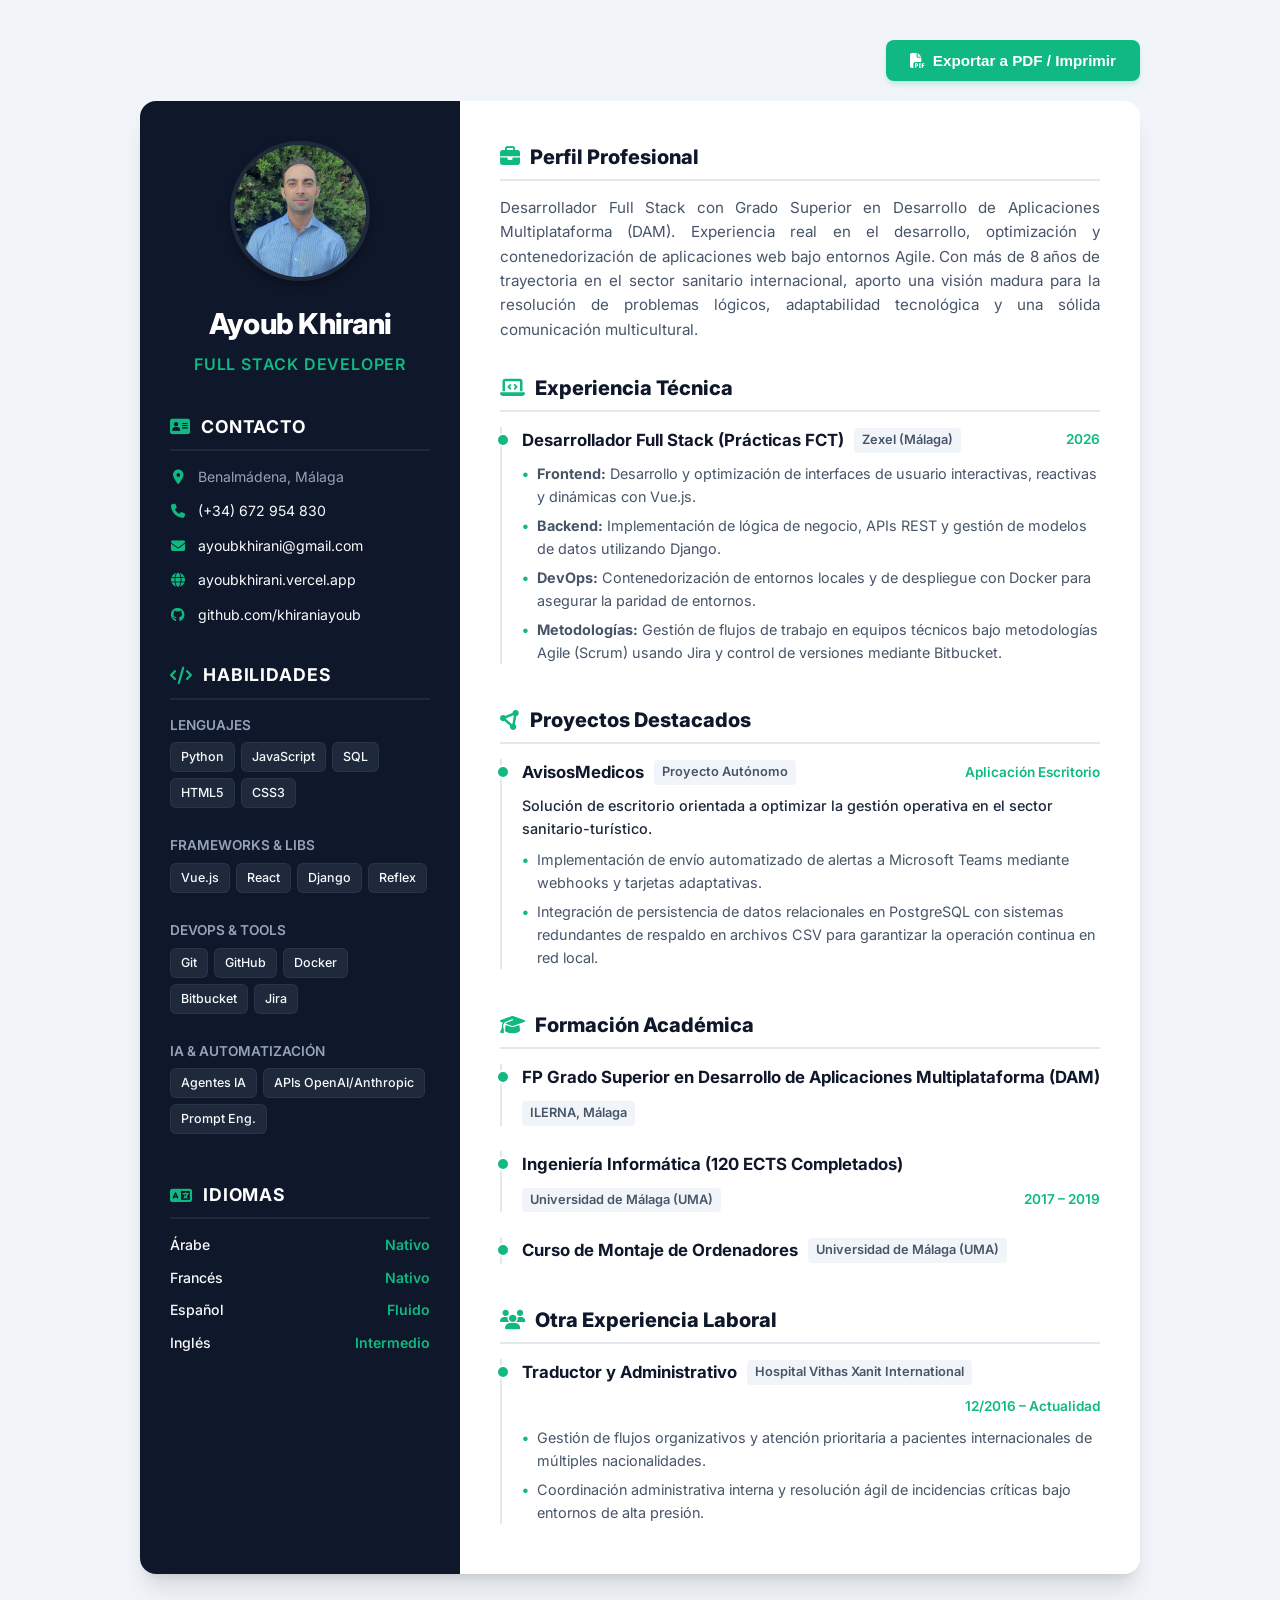
<file: cv/index.html>
<!DOCTYPE html>
<html lang="es">

<head>
  <meta charset="UTF-8">
  <meta name="viewport" content="width=device-width, initial-scale=1.0">
  <title>Ayoub Khirani | Full Stack Developer</title>
  <!-- Google Fonts: Inter -->
  <link rel="preconnect" href="https://fonts.googleapis.com">
  <link rel="preconnect" href="https://fonts.gstatic.com" crossorigin>
  <link href="https://fonts.googleapis.com/css2?family=Inter:wght@300;400;500;600;700;800&display=swap"
    rel="stylesheet">
  <!-- FontAwesome para iconos modernos -->
  <link rel="stylesheet" href="https://cdnjs.cloudflare.com/ajax/libs/font-awesome/6.4.0/css/all.min.css">
  <link rel="stylesheet" href="styles.css">
</head>

<body>

  <!-- Botones de Acción (se ocultan en el PDF de manera automática) -->
  <div class="action-buttons">
    <button onclick="window.print()" class="btn-print">
      <i class="fa-solid fa-file-pdf"></i> <span data-translate="btn_print">Exportar a PDF / Imprimir</span>
    </button>
  </div>

  <div class="cv-container">

    <!-- COLUMNA IZQUIERDA (Sidebar) -->
    <aside class="cv-sidebar">
      <div class="profile-header">
        <div class="profile-avatar">
          <img src="../portrait.webp" alt="Ayoub Khirani" class="profile-img">
        </div>
        <h1>Ayoub Khirani</h1>
        <p class="subtitle">Full Stack Developer</p>
      </div>

      <!-- Contacto -->
      <section class="sidebar-section">
        <h3 class="section-title"><i class="fa-solid fa-address-card"></i> <span
            data-translate="contact_title">Contacto</span></h3>
        <ul class="contact-list">
          <li>
            <i class="fa-solid fa-location-dot"></i>
            <span>Benalmádena, Málaga</span>
          </li>
          <li>
            <i class="fa-solid fa-phone"></i>
            <a href="tel:+34672954830">(+34) 672 954 830</a>
          </li>
          <li>
            <i class="fa-solid fa-envelope"></i>
            <a href="mailto:ayoubkhirani@gmail.com">ayoubkhirani@gmail.com</a>
          </li>
          <li>
            <i class="fa-solid fa-globe"></i>
            <a href="https://ayoubkhirani.vercel.app" target="_blank">ayoubkhirani.vercel.app</a>
          </li>
          <li>
            <i class="fa-brands fa-github"></i>
            <a href="https://github.com/khiraniayoub" target="_blank">github.com/khiraniayoub</a>
          </li>
        </ul>
      </section>

      <!-- Habilidades Técnicas -->
      <section class="sidebar-section">
        <h3 class="section-title"><i class="fa-solid fa-code"></i> <span
            data-translate="skills_title">Habilidades</span></h3>

        <div class="skill-group">
          <h4 data-translate="skills_languages">Lenguajes</h4>
          <div class="tags">
            <span class="tag">Python</span>
            <span class="tag">JavaScript</span>
            <span class="tag">SQL</span>
            <span class="tag">HTML5</span>
            <span class="tag">CSS3</span>
          </div>
        </div>

        <div class="skill-group">
          <h4 data-translate="skills_frameworks">Frameworks & Libs</h4>
          <div class="tags">
            <span class="tag">Vue.js</span>
            <span class="tag">React</span>
            <span class="tag">Django</span>
            <span class="tag">Reflex</span>
          </div>
        </div>

        <div class="skill-group">
          <h4 data-translate="skills_devops">DevOps & Tools</h4>
          <div class="tags">
            <span class="tag">Git</span>
            <span class="tag">GitHub</span>
            <span class="tag">Docker</span>
            <span class="tag">Bitbucket</span>
            <span class="tag">Jira</span>

          </div>
        </div>

        <div class="skill-group">
          <h4 data-translate="skills_ai">IA & Automatización</h4>
          <div class="tags">
            <span class="tag">Agentes IA</span>
            <span class="tag">APIs OpenAI/Anthropic</span>
            <span class="tag">Prompt Eng.</span>
          </div>
        </div>
      </section>

      <!-- Competencias & Idiomas -->
      <section class="sidebar-section">
        <h3 class="section-title"><i class="fa-solid fa-language"></i> <span data-translate="langs_title">Idiomas</span>
        </h3>
        <div class="languages">
          <div class="lang-item">
            <span class="lang-name" data-translate="lang_ar">Árabe</span>
            <span class="lang-level" data-translate="level_native">Nativo</span>
          </div>
          <div class="lang-item">
            <span class="lang-name" data-translate="lang_fr">Francés</span>
            <span class="lang-level" data-translate="level_native">Nativo</span>
          </div>
          <div class="lang-item">
            <span class="lang-name" data-translate="lang_es">Español</span>
            <span class="lang-level" data-translate="level_fluent">Fluido</span>
          </div>
          <div class="lang-item">
            <span class="lang-name" data-translate="lang_en">Inglés</span>
            <span class="lang-level" data-translate="level_intermediate">Intermedio</span>
          </div>
        </div>
      </section>

    </aside>

    <!-- COLUMNA DERECHA (Contenido Principal) -->
    <main class="cv-main">

      <!-- Perfil Profesional -->
      <section class="main-section">
        <h2 class="main-section-title"><i class="fa-solid fa-briefcase"></i> <span data-translate="profile_title">Perfil
            Profesional</span></h2>
        <p class="profile-text" data-translate="profile_text">
          Desarrollador Full Stack con Grado Superior en Desarrollo de Aplicaciones Multiplataforma (DAM). Experiencia
          real en el desarrollo, optimización y contenedorización de aplicaciones web bajo entornos Agile. Con más de 8
          años de trayectoria en el sector sanitario internacional, aporto una visión madura para la resolución de
          problemas lógicos, adaptabilidad tecnológica y una sólida comunicación multicultural.
        </p>
      </section>

      <!-- Experiencia Técnica -->
      <section class="main-section">
        <h2 class="main-section-title"><i class="fa-solid fa-laptop-code"></i> <span
            data-translate="tech_title">Experiencia Técnica</span></h2>

        <div class="timeline-item">
          <div class="timeline-header">
            <h3 data-translate="job_title_fct">Desarrollador Full Stack (Prácticas FCT)</h3>
            <span class="company-tag" data-translate="company_zexel">Zexel (Málaga)</span>
            <span class="date-tag" data-translate="date_2026">2026</span>
          </div>
          <ul class="experience-details">
            <li data-translate="exp_zexel_1"><strong>Frontend:</strong> Desarrollo y optimización de interfaces de
              usuario interactivas, reactivas y dinámicas con Vue.js.</li>
            <li data-translate="exp_zexel_2"><strong>Backend:</strong> Implementación de lógica de negocio, APIs REST y
              gestión de modelos de datos utilizando Django.</li>
            <li data-translate="exp_zexel_3"><strong>DevOps:</strong> Contenedorización de entornos locales y de
              despliegue con Docker para asegurar la paridad de entornos.</li>
            <li data-translate="exp_zexel_4"><strong>Metodologías:</strong> Gestión de flujos de trabajo en equipos
              técnicos bajo metodologías Agile (Scrum) usando Jira y control de versiones mediante Bitbucket.</li>
          </ul>
        </div>
      </section>

      <!-- Proyectos Destacados -->
      <section class="main-section">
        <h2 class="main-section-title"><i class="fa-solid fa-circle-nodes"></i> <span
            data-translate="projects_title">Proyectos Destacados</span></h2>

        <div class="timeline-item">
          <div class="timeline-header">
            <h3>AvisosMedicos</h3>
            <span class="company-tag" data-translate="project_self">Proyecto Autónomo</span>
            <span class="date-tag" data-translate="project_desktop">Aplicación Escritorio</span>
          </div>
          <p class="project-desc" data-translate="proj_desc_avisos">
            Solución de escritorio orientada a optimizar la gestión operativa en el sector sanitario-turístico.
          </p>
          <ul class="experience-details">
            <li data-translate="proj_details_avisos_1">Implementación de envío automatizado de alertas a Microsoft Teams
              mediante webhooks y tarjetas adaptativas.</li>
            <li data-translate="proj_details_avisos_2">Integración de persistencia de datos relacionales en PostgreSQL
              con sistemas redundantes de respaldo en archivos CSV para garantizar la operación continua en red local.
            </li>
          </ul>
        </div>
      </section>

      <!-- Formación Académica -->
      <section class="main-section">
        <h2 class="main-section-title"><i class="fa-solid fa-graduation-cap"></i> <span
            data-translate="education_title">Formación Académica</span></h2>

        <div class="education-item">
          <div class="timeline-header">
            <h3 data-translate="edu_dam">FP Grado Superior en Desarrollo de Aplicaciones Multiplataforma (DAM)</h3>
            <span class="company-tag" data-translate="edu_dam_sub">ILERNA, Málaga</span>
          </div>
        </div>

        <div class="education-item">
          <div class="timeline-header">
            <h3 data-translate="edu_eng">Ingeniería Informática (120 ECTS Completados)</h3>
            <span class="company-tag" data-translate="edu_eng_sub">Universidad de Málaga (UMA)</span>
            <span class="date-tag">2017 – 2019</span>
          </div>
        </div>

        <div class="education-item">
          <div class="timeline-header">
            <h3 data-translate="edu_pc">Curso de Montaje de Ordenadores</h3>
            <span class="company-tag" data-translate="edu_pc_sub">Universidad de Málaga (UMA)</span>
          </div>
        </div>
      </section>

      <!-- Otra Experiencia -->
      <section class="main-section">
        <h2 class="main-section-title"><i class="fa-solid fa-users"></i> <span data-translate="other_exp_title">Otra
            Experiencia Laboral</span></h2>

        <div class="timeline-item">
          <div class="timeline-header">
            <h3 data-translate="job_translator">Traductor y Administrativo</h3>
            <span class="company-tag" data-translate="company_vithas">Hospital Vithas Xanit International</span>
            <span class="date-tag" data-translate="date_translator">12/2016 – Actualidad</span>
          </div>
          <ul class="experience-details">
            <li data-translate="exp_translator_1">Gestión de flujos organizativos y atención prioritaria a pacientes
              internacionales de múltiples nacionalidades.</li>
            <li data-translate="exp_translator_2">Coordinación administrativa interna y resolución ágil de incidencias
              críticas bajo entornos de alta presión.</li>
          </ul>
        </div>
      </section>

    </main>

  </div>

  <script>
    const cvTranslations = {
      es: {
        btn_print: "Exportar a PDF / Imprimir",
        contact_title: "Contacto",
        skills_title: "Habilidades",
        skills_languages: "Lenguajes",
        skills_frameworks: "Frameworks & Libs",
        skills_devops: "DevOps & Tools",
        skills_ai: "IA & Automatización",
        langs_title: "Idiomas",
        lang_ar: "Árabe",
        lang_fr: "Francés",
        lang_es: "Español",
        lang_en: "Inglés",
        level_native: "Nativo",
        level_fluent: "Fluido",
        level_intermediate: "Intermedio",
        profile_title: "Perfil Profesional",
        profile_text: "Desarrollador Full Stack con Grado Superior en Desarrollo de Aplicaciones Multiplataforma (DAM). Experiencia real en el desarrollo, optimización y contenedorización de aplicaciones web bajo entornos Agile. Con más de 8 años de trayectoria en el sector sanitario internacional, aporto una visión madura para la resolución de problemas lógicos, adaptabilidad tecnológica y una sólida comunicación multicultural.",
        tech_title: "Experiencia Técnica",
        job_title_fct: "Desarrollador Full Stack (Prácticas FCT)",
        company_zexel: "Zexel (Málaga)",
        date_2026: "2026",
        exp_zexel_1: "<strong>Frontend:</strong> Desarrollo y optimización de interfaces de usuario interactivas, reactivas y dinámicas con Vue.js.",
        exp_zexel_2: "<strong>Backend:</strong> Implementación de lógica de negocio, APIs REST y gestión de modelos de datos utilizando Django.",
        exp_zexel_3: "<strong>DevOps:</strong> Contenedorización de entornos locales y de despliegue con Docker para asegurar la paridad de entornos.",
        exp_zexel_4: "<strong>Metodologías:</strong> Gestión de flujos de trabajo en equipos técnicos bajo metodologías Agile (Scrum) usando Jira y control de versiones mediante Bitbucket.",
        projects_title: "Proyectos Destacados",
        project_self: "Proyecto Autónomo",
        project_desktop: "Aplicación Escritorio",
        proj_desc_avisos: "Solución de escritorio orientada a optimizar la gestión operativa en el sector sanitario-turístico.",
        proj_details_avisos_1: "Implementación de envío automatizado de alertas a Microsoft Teams mediante webhooks y tarjetas adaptativas.",
        proj_details_avisos_2: "Integración de persistencia de datos relacionales en PostgreSQL con sistemas redundantes de respaldo en archivos CSV para garantizar la operación continua en red local.",
        education_title: "Formación Académica",
        edu_dam: "FP Grado Superior en Desarrollo de Aplicaciones Multiplataforma (DAM)",
        edu_dam_sub: "ILERNA, Málaga",
        edu_eng: "Ingeniería Informática (120 ECTS Completados)",
        edu_eng_sub: "Universidad de Málaga (UMA)",
        edu_pc: "Curso de Montaje de Ordenadores",
        edu_pc_sub: "Universidad de Málaga (UMA)",
        other_exp_title: "Otra Experiencia Laboral",
        job_translator: "Traductor y Administrativo",
        company_vithas: "Hospital Vithas Xanit International",
        date_translator: "12/2016 – Actualidad",
        exp_translator_1: "Gestión de flujos organizativos y atención prioritaria a pacientes internacionales de múltiples nacionalidades.",
        exp_translator_2: "Coordinación administrativa interna y resolución ágil de incidencias críticas bajo entornos de alta presión."
      },
      en: {
        btn_print: "Export to PDF / Print",
        contact_title: "Contact",
        skills_title: "Skills",
        skills_languages: "Languages",
        skills_frameworks: "Frameworks & Libs",
        skills_devops: "DevOps & Tools",
        skills_ai: "AI & Automation",
        langs_title: "Languages",
        lang_ar: "Arabic",
        lang_fr: "French",
        lang_es: "Spanish",
        lang_en: "English",
        level_native: "Native",
        level_fluent: "Fluent",
        level_intermediate: "Intermediate",
        profile_title: "Professional Profile",
        profile_text: "Full Stack Developer with a Higher Degree in Multi-platform Applications Development (DAM). Real experience in developing, optimizing, and containerizing web applications under Agile environments. With over 8 years of experience in the international healthcare sector, I bring a mature perspective to logical problem-solving, technological adaptability, and solid multicultural communication.",
        tech_title: "Technical Experience",
        job_title_fct: "Full Stack Developer (Internship)",
        company_zexel: "Zexel (Málaga)",
        date_2026: "2026",
        exp_zexel_1: "<strong>Frontend:</strong> Development and optimization of interactive, reactive, and dynamic user interfaces with Vue.js.",
        exp_zexel_2: "<strong>Backend:</strong> Implementation of business logic, REST APIs, and data model management using Django.",
        exp_zexel_3: "<strong>DevOps:</strong> Containerization of local and deployment environments with Docker to ensure environment parity.",
        exp_zexel_4: "<strong>Methodologies:</strong> Workflow management in technical teams under Agile (Scrum) methodologies using Jira and version control with Bitbucket.",
        projects_title: "Featured Projects",
        project_self: "Independent Project",
        project_desktop: "Desktop Application",
        proj_desc_avisos: "Desktop solution aimed at optimizing operational management in the healthcare-tourism sector.",
        proj_details_avisos_1: "Implementation of automated alert sending to Microsoft Teams using webhooks and adaptive cards.",
        proj_details_avisos_2: "Integration of relational data persistence in PostgreSQL with redundant backup systems in CSV files to ensure continuous operation in a local network.",
        education_title: "Education",
        edu_dam: "Higher Vocational Training in Multi-platform Applications Development (DAM)",
        edu_dam_sub: "ILERNA, Málaga",
        edu_eng: "Computer Engineering (120 ECTS Credits Completed)",
        edu_eng_sub: "University of Málaga (UMA)",
        edu_pc: "Computer Assembly Course",
        edu_pc_sub: "University of Málaga (UMA)",
        other_exp_title: "Other Work Experience",
        job_translator: "Translator and Administrative Assistant",
        company_vithas: "Hospital Vithas Xanit International",
        date_translator: "12/2016 – Present",
        exp_translator_1: "Management of organizational flows and priority care for international patients of multiple nationalities.",
        exp_translator_2: "Internal administrative coordination and agile resolution of critical incidents under high-pressure environments."
      },
      fr: {
        btn_print: "Exporter en PDF / Imprimer",
        contact_title: "Contact",
        skills_title: "Compétences",
        skills_languages: "Langages",
        skills_frameworks: "Frameworks & Libs",
        skills_devops: "DevOps & Outils",
        skills_ai: "IA & Automatisation",
        langs_title: "Langues",
        lang_ar: "Arabe",
        lang_fr: "Français",
        lang_es: "Espagnol",
        lang_en: "Anglais",
        level_native: "Maternel",
        level_fluent: "Courant",
        level_intermediate: "Intermédiaire",
        profile_title: "Profil Professionnel",
        profile_text: "Développeur Full Stack diplômé d'un brevet supérieur en Développement d'Applications Multiplateformes (DAM). Expérience réelle dans le développement, l'optimisation et la conteneurisation d'applications web dans des environnements Agile. Fort de plus de 8 ans d'expérience dans le secteur de la santé internationale, j'apporte une vision mature pour la résolution de problèmes logiques, l'adaptabilité technologique et une communication multiculturelle solide.",
        tech_title: "Expérience Technique",
        job_title_fct: "Développeur Full Stack (Stage)",
        company_zexel: "Zexel (Málaga)",
        date_2026: "2026",
        exp_zexel_1: "<strong>Frontend :</strong> Développement et optimisation d'interfaces utilisateur interactives, réactives y dynamiques avec Vue.js.",
        exp_zexel_2: "<strong>Backend :</strong> Implémentation de la logique métier, APIs REST et gestion des modèles de données avec Django.",
        exp_zexel_3: "<strong>DevOps :</strong> Conteneurisation des environnements locaux et de déploiement avec Docker pour assurer la parité des environnements.",
        exp_zexel_4: "<strong>Méthodologies :</strong> Gestion des flux de travail au sein d'équipes techniques selon les méthodologies Agile (Scrum) via Jira et contrôle de version avec Bitbucket.",
        projects_title: "Projets Sélectionnés",
        project_self: "Projet Autonome",
        project_desktop: "Application de Bureau",
        proj_desc_avisos: "Solution de bureau orientée vers l'optimisation de la gestion opérationnelle dans le secteur de la santé et du tourisme.",
        proj_details_avisos_1: "Implémentation d'envoi automatique d'alertes à Microsoft Teams via webhooks et cartes adaptatives.",
        proj_details_avisos_2: "Intégration de la persistance de données relationnelles dans PostgreSQL avec sauvegarde redondante en fichiers CSV pour garantir le fonctionnement continu en réseau local.",
        education_title: "Formation Académique",
        edu_dam: "Brevet de Technicien Supérieur en Développement d'Applications Multiplateformes (DAM)",
        edu_dam_sub: "ILERNA, Málaga",
        edu_eng: "Ingénierie Informatique (120 ECTS Validés)",
        edu_eng_sub: "Université de Málaga (UMA)",
        edu_pc: "Cours d'Assemblage d'Ordinateurs",
        edu_pc_sub: "Université de Málaga (UMA)",
        other_exp_title: "Autre Expérience Professionnelle",
        job_translator: "Traducteur et Administratif",
        company_vithas: "Hospital Vithas Xanit International",
        date_translator: "12/2016 – Présent",
        exp_translator_1: "Gestion des flux organisationnels et prise en charge prioritaire des patients internationaux de diverses nationalités.",
        exp_translator_2: "Coordination administrative interne et résolution rapide des incidents critiques dans des environnements sous haute pression."
      },
      ar: {
        btn_print: "تصدير إلى PDF / طباعة",
        contact_title: "الاتصال",
        skills_title: "المهارات",
        skills_languages: "اللغات البرمجية",
        skills_frameworks: "أطر العمل والمكتبات",
        skills_devops: "DevOps والأدوات",
        skills_ai: "الذكاء الاصطناعي والأتمتة",
        langs_title: "اللغات",
        lang_ar: "العربية",
        lang_fr: "الفرنسية",
        lang_es: "الإسبانية",
        lang_en: "الإنجليزية",
        level_native: "اللغة الأم",
        level_fluent: "طليق",
        level_intermediate: "متوسط",
        profile_title: "الملف الشخصي المهني",
        profile_text: "مطور ويب متكامل (Full Stack) حاصل على شهادة تقني عالي في تطوير التطبيقات متعددة المنصات (DAM). خبرة عملية في تطوير وتحسين وحوسبة تطبيقات الويب في بيئات عمل مرنة (Agile). مع مسيرة مهنية تمتد لأكثر من 8 سنوات في قطاع الصحة الدولي، أقدم رؤية ناضجة لحل المشكلات المنطقية، والتكيف التكنولوجي، والتواصل القوي متعدد الثقافات.",
        tech_title: "الخبرة التقنية",
        job_title_fct: "مطور ويب متكامل (تدريب عملي)",
        company_zexel: "Zexel (مالقة)",
        date_2026: "2026",
        exp_zexel_1: "<strong>الواجهة الأمامية:</strong> تطوير وتحسين واجهات مستخدم تفاعلية وديناميكية باستخدام Vue.js.",
        exp_zexel_2: "<strong>الواجهة الخلفية:</strong> بناء منطق العمل، وواجهات برمجة التطبيقات (APIs REST) وإدارة نماذج البيانات باستخدام Django.",
        exp_zexel_3: "<strong>DevOps:</strong> حاويات بيئات التطوير المحلية والإنتاجية باستخدام Docker لضمان توافق البيئات.",
        exp_zexel_4: "<strong>منهجيات العمل:</strong> إدارة تدفق العمل في الفرق التقنية تحت منهجيات Agile (Scrum) باستخدام Jira وإدارة النسخ باستخدام Bitbucket.",
        projects_title: "المشاريع المميزة",
        project_self: "مشروع مستقل",
        project_desktop: "تطبيق سطح المكتب",
        proj_desc_avisos: "حل مكتبي يهدف إلى تحسين الإدارة التشغيلية في قطاع السياحة العلاجية.",
        proj_details_avisos_1: "إرسال تنبيهات تلقائية إلى قنوات Microsoft Teams عبر الويب هوكس والبطاقات التكيفية.",
        proj_details_avisos_2: "تكامل قواعد البيانات العلائقية في PostgreSQL مع نظام نسخ احتياطي متكرر في ملفات CSV لضمان استمرارية التشغيل بالشبكة المحلية.",
        education_title: "التعليم والتدريب",
        edu_dam: "دبلوم عالي في تطوير التطبيقات متعددة المنصات (DAM)",
        edu_dam_sub: "ILERNA، مالقة",
        edu_eng: "الهندسة المعلوماتية (أنجزت 120 ECTS)",
        edu_eng_sub: "جامعة مالقة (UMA)",
        edu_pc: "دورة تركيب الحواسيب",
        edu_pc_sub: "جامعة مالقة (UMA)",
        other_exp_title: "خبرات مهنية أخرى",
        job_translator: "مترجم وإداري",
        company_vithas: "مستشفى Vithas Xanit الدولي",
        date_translator: "12/2016 – الآن",
        exp_translator_1: "إدارة التدفقات التنظيمية والرعاية ذات الأولوية للمرضى الدوليين من جنسيات متعددة.",
        exp_translator_2: "التنسيق الإداري الداخلي والحل السريع للمشاكل الطارئة في بيئات العمل عالية الضغط."
      }
    };

    function applyCVLanguage() {
      const activeLang = localStorage.getItem("portfolio-lang") || "es";
      document.documentElement.setAttribute("lang", activeLang);

      if (activeLang === "ar") {
        document.documentElement.setAttribute("dir", "rtl");
      } else {
        document.documentElement.setAttribute("dir", "ltr");
      }

      const translateElements = document.querySelectorAll("[data-translate]");
      translateElements.forEach(el => {
        const key = el.getAttribute("data-translate");
        if (cvTranslations[activeLang] && cvTranslations[activeLang][key]) {
          el.innerHTML = cvTranslations[activeLang][key];
        }
      });
    }

    // Escuchar si cambia en localStorage en tiempo real (por si se cambia de idioma en la pestaña del portfolio)
    window.addEventListener("storage", (e) => {
      if (e.key === "portfolio-lang") {
        applyCVLanguage();
      }
    });

    // Aplicar al cargar
    document.addEventListener("DOMContentLoaded", applyCVLanguage);
  </script>
</body>

</html>
</file>
<file: cv/styles.css>
/* ==========================================
   SISTEMA DE DISEÑO & ESTILOS GLOBALES
========================================== */
:root {
  --primary-color: #0f172a;    /* Slate 900 - Fondo oscuro principal */
  --secondary-color: #1e293b;  /* Slate 800 - Fondo tarjetas/sidebar */
  --accent-color: #10b981;     /* Emerald 500 - Detalles y acentos */
  --accent-light: #d1fae5;     /* Emerald 100 - Tags y badges */
  --text-primary: #1e293b;     /* Slate 800 - Texto principal cuerpo */
  --text-secondary: #475569;   /* Slate 600 - Descripciones */
  --text-light: #f8fafc;        /* Slate 50 - Texto en fondos oscuros */
  --text-muted: #94a3b8;       /* Slate 400 - Detalles en fondos oscuros */
  --border-color: #e2e8f0;     /* Slate 200 - Bordes claros */
  --sidebar-width: 320px;
}

* {
  box-sizing: border-box;
  margin: 0;
  padding: 0;
}

body {
  font-family: 'Inter', -apple-system, BlinkMacSystemFont, "Segoe UI", Roboto, sans-serif;
  color: var(--text-primary);
  background-color: #f1f5f9;
  line-height: 1.6;
  -webkit-font-smoothing: antialiased;
  padding: 40px 20px;
}

/* Botón flotante para impresión */
.action-buttons {
  max-width: 1000px;
  margin: 0 auto 20px auto;
  display: flex;
  justify-content: flex-end;
}

.btn-print {
  background-color: var(--accent-color);
  color: white;
  border: none;
  padding: 12px 24px;
  font-size: 0.95rem;
  font-weight: 600;
  border-radius: 8px;
  cursor: pointer;
  box-shadow: 0 4px 6px -1px rgba(16, 185, 129, 0.2), 0 2px 4px -2px rgba(16, 185, 129, 0.1);
  transition: all 0.2s ease;
  display: flex;
  align-items: center;
  gap: 8px;
}

.btn-print:hover {
  transform: translateY(-2px);
  background-color: #059669;
  box-shadow: 0 10px 15px -3px rgba(16, 185, 129, 0.3);
}

/* Contenedor Principal (Hoja A4 / Layout Flex) */
.cv-container {
  max-width: 1000px;
  margin: 0 auto;
  background: white;
  border-radius: 16px;
  box-shadow: 0 20px 25px -5px rgba(0, 0, 0, 0.1), 0 8px 10px -6px rgba(0, 0, 0, 0.1);
  display: flex;
  overflow: hidden;
  min-height: 297mm; /* Proporción A4 */
}

/* ==========================================
   COLUMNA IZQUIERDA: SIDEBAR (Oscuro)
========================================== */
.cv-sidebar {
  width: var(--sidebar-width);
  background-color: var(--primary-color);
  color: var(--text-light);
  padding: 40px 30px;
  display: flex;
  flex-direction: column;
  gap: 35px;
  flex-shrink: 0;
}

.profile-header {
  text-align: center;
}

.profile-avatar {
  margin-bottom: 20px;
  display: flex;
  justify-content: center;
  align-items: center;
}

.profile-img {
  width: 140px;
  height: 140px;
  border-radius: 50%;
  object-fit: cover;
  border: 4px solid var(--secondary-color);
  box-shadow: 0 4px 10px rgba(0, 0, 0, 0.3);
  transition: transform 0.3s ease, border-color 0.3s ease;
}

.profile-img:hover {
  transform: scale(1.05);
  border-color: var(--accent-color);
}

.profile-header h1 {
  font-size: 1.8rem;
  font-weight: 800;
  letter-spacing: -0.025em;
  margin-bottom: 5px;
  color: white;
}

.profile-header .subtitle {
  font-size: 1rem;
  color: var(--accent-color);
  font-weight: 600;
  text-transform: uppercase;
  letter-spacing: 0.05em;
}

.sidebar-section {
  display: flex;
  flex-direction: column;
  gap: 15px;
}

.section-title {
  font-size: 1.1rem;
  font-weight: 700;
  text-transform: uppercase;
  letter-spacing: 0.05em;
  border-bottom: 2px solid var(--secondary-color);
  padding-bottom: 8px;
  color: white;
  display: flex;
  align-items: center;
  gap: 10px;
}

.section-title i {
  color: var(--accent-color);
}

/* Lista de Contacto */
.contact-list {
  list-style: none;
  display: flex;
  flex-direction: column;
  gap: 12px;
}

.contact-list li {
  display: flex;
  align-items: flex-start;
  gap: 12px;
  font-size: 0.88rem;
  color: var(--text-muted);
}

.contact-list li i {
  color: var(--accent-color);
  width: 16px;
  margin-top: 4px;
  text-align: center;
}

.contact-list a {
  color: var(--text-light);
  text-decoration: none;
  transition: color 0.2s ease;
}

.contact-list a:hover {
  color: var(--accent-color);
}

/* Skills Tags */
.skill-group {
  margin-bottom: 12px;
}

.skill-group h4 {
  font-size: 0.85rem;
  color: var(--text-muted);
  text-transform: uppercase;
  margin-bottom: 6px;
  font-weight: 600;
}

.tags {
  display: flex;
  flex-wrap: wrap;
  gap: 6px;
}

.tag {
  background-color: var(--secondary-color);
  color: var(--text-light);
  font-size: 0.78rem;
  padding: 4px 10px;
  border-radius: 6px;
  font-weight: 500;
  border: 1px solid rgba(255, 255, 255, 0.05);
  transition: all 0.2s ease;
}

.tag:hover {
  background-color: var(--accent-color);
  color: var(--primary-color);
  font-weight: 600;
}

/* Idiomas */
.languages {
  display: flex;
  flex-direction: column;
  gap: 10px;
}

.lang-item {
  display: flex;
  justify-content: space-between;
  font-size: 0.88rem;
}

.lang-name {
  font-weight: 500;
  color: var(--text-light);
}

.lang-level {
  color: var(--accent-color);
  font-weight: 600;
}

/* ==========================================
   COLUMNA DERECHA: MAIN CONTENT (Claro)
========================================== */
.cv-main {
  flex-grow: 1;
  padding: 40px;
  display: flex;
  flex-direction: column;
  gap: 30px;
  background-color: white;
}

.main-section {
  display: flex;
  flex-direction: column;
  gap: 15px;
}

.main-section-title {
  font-size: 1.25rem;
  font-weight: 800;
  color: var(--primary-color);
  border-bottom: 2px solid var(--border-color);
  padding-bottom: 6px;
  display: flex;
  align-items: center;
  gap: 10px;
}

.main-section-title i {
  color: var(--accent-color);
}

.profile-text {
  font-size: 0.95rem;
  color: var(--text-secondary);
  text-align: justify;
}

/* Timeline e ítems de experiencia */
.timeline-item, .education-item {
  display: flex;
  flex-direction: column;
  gap: 8px;
  position: relative;
  padding-left: 20px;
  border-left: 2px solid var(--border-color);
  margin-bottom: 10px;
}

.timeline-item::before, .education-item::before {
  content: "";
  position: absolute;
  left: -6px;
  top: 6px;
  width: 10px;
  height: 10px;
  border-radius: 50%;
  background-color: var(--accent-color);
  border: 2px solid white;
  transition: transform 0.2s ease;
}

.timeline-item:hover::before, .education-item:hover::before {
  transform: scale(1.3);
}

.timeline-header {
  display: flex;
  flex-wrap: wrap;
  align-items: center;
  gap: 10px;
}

.timeline-header h3 {
  font-size: 1.05rem;
  font-weight: 700;
  color: var(--primary-color);
  margin: 0;
}

.company-tag {
  background-color: #f1f5f9;
  color: var(--text-secondary);
  padding: 2px 8px;
  border-radius: 4px;
  font-size: 0.8rem;
  font-weight: 600;
}

.date-tag {
  margin-left: auto;
  font-size: 0.85rem;
  font-weight: 600;
  color: var(--accent-color);
}

.experience-details {
  list-style: none;
  display: flex;
  flex-direction: column;
  gap: 6px;
  font-size: 0.9rem;
  color: var(--text-secondary);
}

.experience-details li {
  position: relative;
  padding-left: 15px;
}

.experience-details li::before {
  content: "•";
  position: absolute;
  left: 0;
  color: var(--accent-color);
  font-weight: bold;
}

.project-desc {
  font-size: 0.9rem;
  font-weight: 500;
  color: var(--text-primary);
}

/* ==========================================
   ESTILOS DE IMPRESIÓN (EXPORTAR A PDF)
========================================== */
@media print {
  @page {
    size: A4 portrait;
    margin: 0mm;
  }

  body {
    background-color: white;
    padding: 0;
    margin: 0;
  }

  .action-buttons {
    display: none; /* Esconde los botones interactivos */
  }

  /* Ajustes cromáticos optimizados para impresoras */
  :root {
    --primary-color: #0f172a;   /* Mantiene el tono elegante oscuro */
    --secondary-color: #1e293b;
    --accent-color: #059669;    /* Tono verde más sólido para tinta */
    --text-primary: #000000;    /* Negro puro para legibilidad en papel */
    --text-secondary: #1e293b;  /* Gris muy oscuro */
  }

  /* Layout robusto para impresión multipágina */
  .cv-container {
    display: block !important; /* Desactivar flex para evitar bugs en PDF */
    box-shadow: none !important;
    border-radius: 0 !important;
    width: 100% !important;
    margin: 0 !important;
    padding: 0 !important;
    /* Fondo continuo para todas las páginas simulando 2 columnas */
    background: linear-gradient(to right, var(--primary-color) 0%, var(--primary-color) 260px, white 260px, white 100%) !important;
  }

  .cv-container::after {
    content: "";
    display: table;
    clear: both;
  }

  .cv-sidebar {
    float: left !important;
    width: 260px !important;
    background-color: transparent !important;
    padding: 30px 20px !important;
    height: auto !important;
  }

  .cv-main {
    margin-left: 260px !important;
    padding: 30px 40px !important;
    display: block !important;
    background-color: transparent !important;
  }

  /* Evitar saltos de página inadecuados en medio de secciones */
  .main-section, .timeline-item, .education-item, .sidebar-section {
    page-break-inside: avoid;
  }

  /* Forzar la impresión de colores de fondo en navegadores */
  * {
    -webkit-print-color-adjust: exact !important;
    print-color-adjust: exact !important;
  }
}

/* ==========================================
   DISEÑO RESPONSIVO (PANTALLAS MÓVILES)
========================================== */
@media screen and (max-width: 768px) {
  body {
    padding: 10px;
  }
  
  .cv-container {
    flex-direction: column;
  }

  .cv-sidebar {
    width: 100%;
  }

  .date-tag {
    margin-left: 0;
    width: 100%;
    margin-top: 2px;
  }
}
</file>
